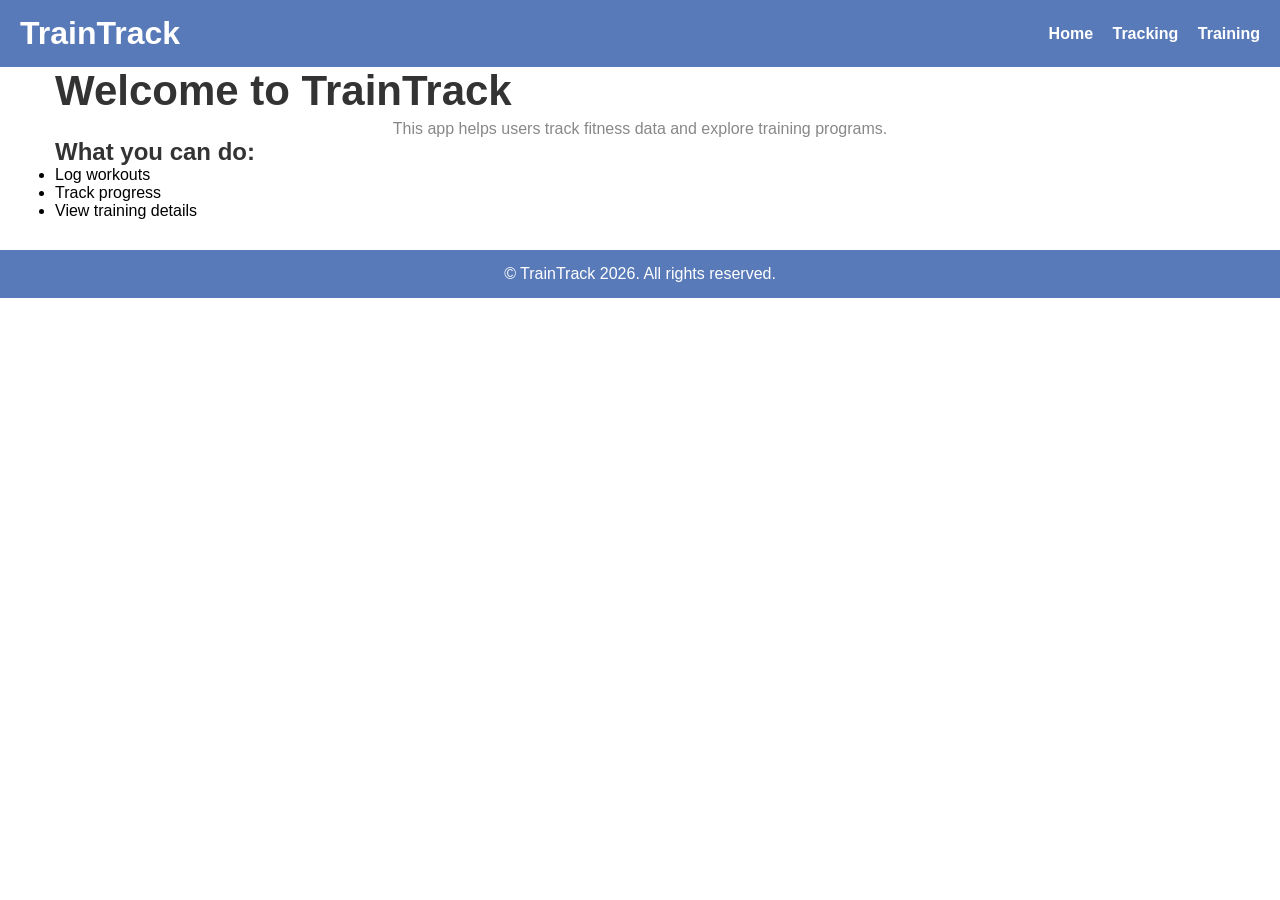
<file: index.html>
<!--Kate Highley-->
<!DOCTYPE html>
<html>
<head>
    <title>TrainTrack</title>
    <link rel="stylesheet" href="css/styles.css">
</head>
<body>
    <header>
        <nav>
            <h1>TrainTrack</h1>
            <div>
            <a href="index.html">Home</a>
            <a href="page-2.html">Tracking</a>
            <a href="page-3.html">Training</a>
            </div>
        </nav>
    </header>

<main class="container">
        <section>
        <h2>Welcome to TrainTrack</h2>
        <p>This app helps users track fitness data and explore training programs.</p>
    </section>
    <section class="features">
            <h3>What you can do:</h3>
            <ul>
                <li>Log workouts</li>
                <li>Track progress</li>
                <li>View training details</li>
            </ul>
        </section>

</main> 
<footer>
    <p>&copy; TrainTrack 2026. All rights reserved.</p>
</footer>       
</body>
</html>
</file>
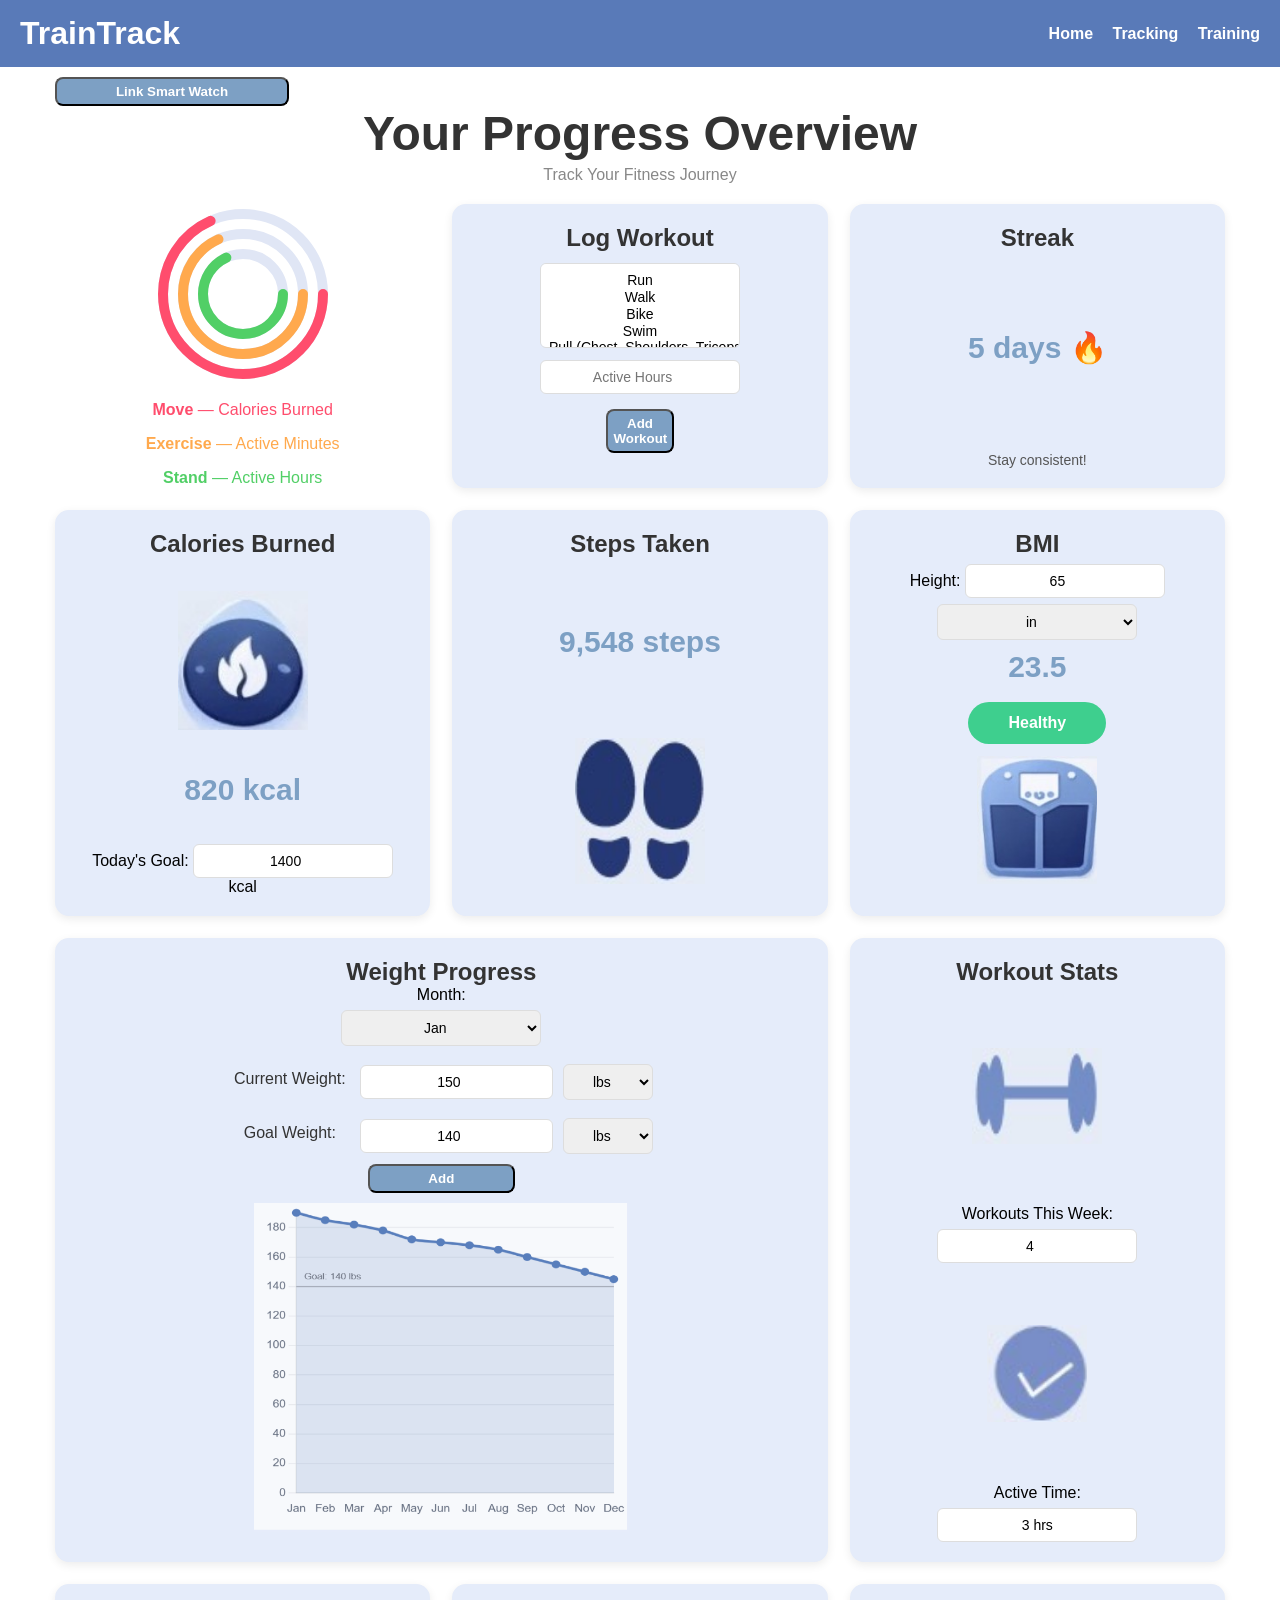
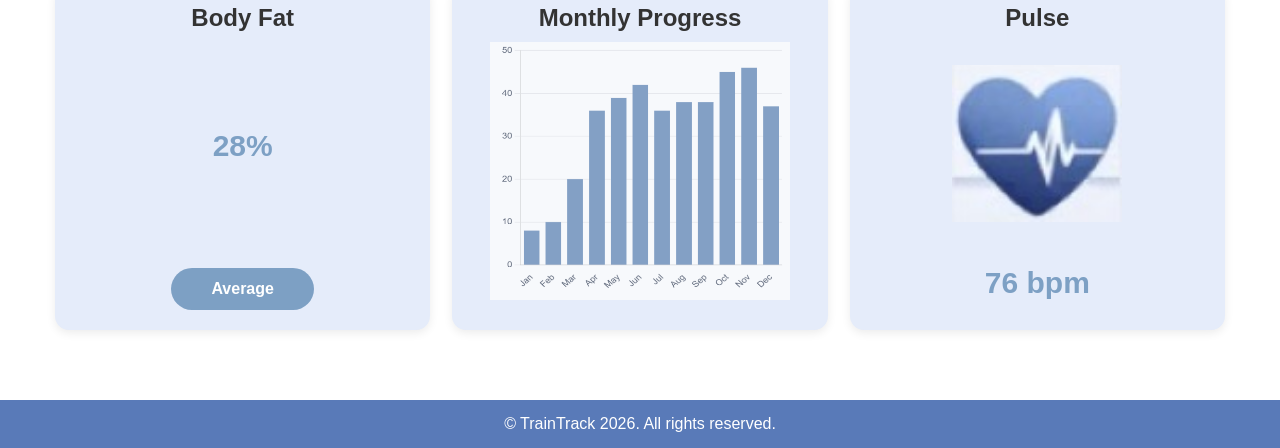
<file: page-2.html>
<!DOCTYPE html>
<html lang="en">
<head>
  <meta charset="UTF-8">
  <meta name="viewport" content="width=device-width, initial-scale=1.0">
  <title>TrainTrak - Fitness Dashboard</title>
  <link rel="stylesheet" href="css/styles.css">
</head>
<body>
      <header>
        <nav>
            <h1>TrainTrack</h1>
            <div>
            <a href="index.html">Home</a>
            <a href="page-2.html">Tracking</a>
            <a href="page-3.html">Training</a>
            </div>
        </nav>
    </header>
<main>
  <button id="Button">Link Smart Watch</button>
  <section>
    <h1>Your Progress Overview</h1>
    <p>Track Your Fitness Journey</p>
  </section>

  <section class="dashboard">

  <!-- RINGS -->
  <article class="ring">
    <figure class="ring-box">
      <svg width="180" height="180">
        <circle class="bg" cx="90" cy="90" r="80"></circle>
        <circle class="bg" cx="90" cy="90" r="60"></circle>
        <circle class="bg" cx="90" cy="90" r="40"></circle>
        <circle class="move" cx="90" cy="90" r="80"></circle>
        <circle class="exercise" cx="90" cy="90" r="60"></circle>
        <circle class="stand" cx="90" cy="90" r="40"></circle>
      </svg>
    </figure>

    <section class="ring-legend">

      <section class="legend-item">
        <p style="color: #ff4d6d;"><strong>Move</strong> — Calories Burned</p> 
      </section>

      <section class="legend-item">
        <p style="color: #ffa94d;"><strong>Exercise</strong> — Active Minutes</p>
      </section>

      <section class="legend-item">
        <p style="color: #51cf66;"><strong>Stand</strong> — Active Hours</p>
      </section>

    </section>
  </article>

  <!-- LOG WORKOUT -->
  <article class="card">
    <h3>Log Workout</h3>

    <select id="workoutType" multiple>
      <option value="run">Run</option>
      <option value="walk">Walk</option>
      <option value="bike">Bike</option>
      <option value="swim">Swim</option>
      <option value="pull">Pull (Chest, Shoulders, Triceps)</option>
      <option value="push">Push (Back, Biceps)</option>
      <option value="legs">Legs</option>
      <option value="glutes">Glutes</option>
      <option value="core">Core</option>
      <option value="full">Full-Body</option>
      <option value="yoga">Yoga</option>
    </select>

    <input id="caloriesInput" type="number" placeholder="Active Hours">
    <button id="Add">Add Workout</button>

    <section class="log" id="Log"></section>
  </article>

  <!-- STREAK -->
  <article class="card">
    <h3>Streak</h3>
    <p class="value" id="streakCount">5 days 🔥</p>
    <p class="log">Stay consistent!</p>
  </article>

  <!-- Calories -->
  <article class="card">
    <h3>Calories Burned</h3>
    <img src="images/flame.png" alt="flame image" class="flame-img">

    <p class="value">820 kcal</p>

    <section>
      Today's Goal:
      <input type="number" value="1400"> kcal
    </section>
  </article>

  <!-- Steps -->
  <article class="card">
    <h3>Steps Taken</h3>
    <p class="value">9,548 steps</p>
    <img src="images/steps.png" alt="steps image" class="steps-img">
  </article>

  <!-- BMI -->
  <article class="card">
    <h3>BMI</h3>

    <section>
      Height:
      <input type="number" id="height" value="65">
      <select id="heightUnit">
        <option value="in">in</option>
        <option value="cm">cm</option>
      </select>
    </section>

    <p class="value" id="BMI">23.5</p>
    <span class="badge green" id="BM1">Healthy</span>

    <img src="images/scale.png" alt="scale image" class="scale-img">
  </article>

  <!-- Weight Progress -->
  <article class="card large">
    <h3>Weight Progress</h3>

    <label>Month:</label>
    <select id="month">
      <option>Jan</option>
      <option>Feb</option>
      <option>Mar</option>
      <option>Apr</option>
      <option>May</option>
      <option>Jun</option>
      <option>Jul</option>
      <option>Aug</option>
      <option>Sep</option>
      <option>Oct</option>
      <option>Nov</option>
      <option>Dec</option>
    </select>

    <section class="weight-field">
      <span>Current Weight:</span>
      <input type="number" id="currentWeight" value="150">
      <select id="unit1">
        <option>lbs</option>
        <option>kg</option>
      </select>
    </section>

    <section class="weight-field">
      <span>Goal Weight:</span>
      <input type="number" id="goalWeight" value="140">
      <select id="unit2">
        <option>lbs</option>
        <option>kg</option>
      </select>
    </section>

    <button id="Add">Add</button>

    <img src="images/chart1.png" alt="Weight Progress Chart" class="chart1-img">
  </article>

  <!-- Workout Stats -->
  <article class="card">
    <h3>Workout Stats</h3>
    <img src="images/dumbbell.png" alt="dumbbell image" class="dumbbell-img">

    <section>
      Workouts This Week:
      <input type="number" id="workouts" value="4">
    </section>

    <img src="images/check.png" alt="check image" class="check-img">

    <section>
      Active Time:
      <input type="text" id="hours" value="3 hrs">
    </section>
  </article>

  <!-- Body Fat -->
  <article class="card">
    <h3>Body Fat</h3>
    <p class="value">28%</p>
    <span class="badge blue">Average</span>
  </article>

  <!-- Monthly Progress -->
  <article class="card">
    <h3>Monthly Progress</h3>
    <img src="images/chart2.png" alt="Monthly Progress Chart" class="chart2-img">
  </article>

  <!-- Pulse -->
  <article class="card">
    <h3>Pulse</h3>
    <img src="images/heart.png" alt="heart image" class="heart-img">
    <p class="value">76 bpm</p>
  </article>

  </section>
</main>

  <footer>
    <p>&copy; TrainTrack 2026. All rights reserved.</p>
</footer>
 
</body>
</html>
</file>
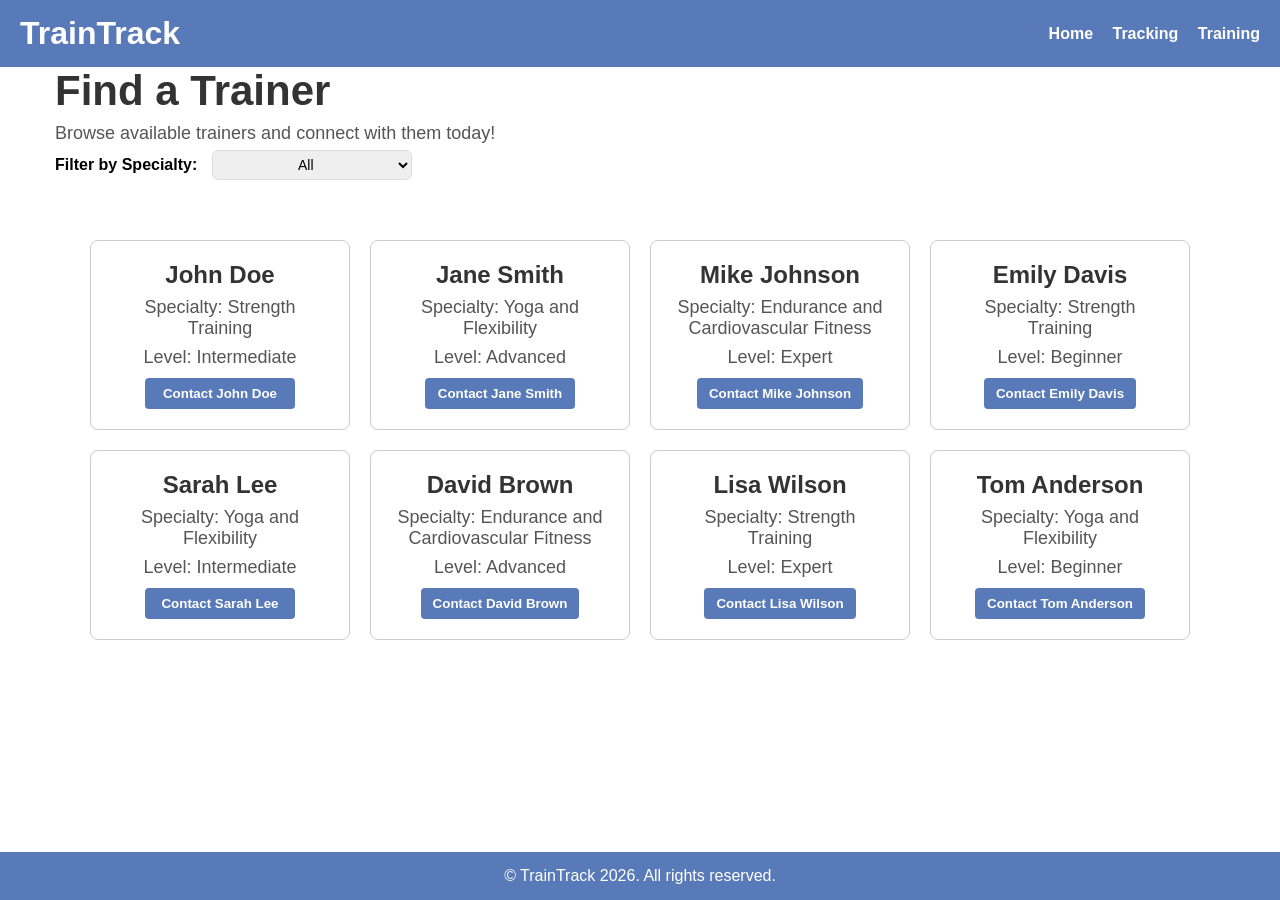
<file: page-3.html>
<!-- Azuka -->

<!-- Azuka -->

<!DOCTYPE html>
<html lang="en">
<head>
    <meta charset="UTF-8">
    <title>TrainTrack - Training Page</title>
    <link rel="stylesheet" href="css/styles.css">
</head>

<body class="training-page">
    <header>
        <nav>
            <h1>TrainTrack</h1>

            <div>
                <a href="index.html">Home</a>
                <a href="page-2.html">Tracking</a>
                <a href="page-3.html">Training</a>
            </div>
        </nav>
    </header>

    <main>
        <section>
            <h2>Find a Trainer</h2>
            <p>Browse available trainers and connect with them today!</p>

            <label for="filter">Filter by Specialty:</label>
            <select id="filter">
                <option value="all">All</option>
                <option value="strength">Strength Training</option>
                <option value="yoga">Yoga and Flexibility</option>
                <option value="endurance">Endurance and Cardiovascular Fitness</option>
            </select>

            <div class="trainers">
                <article>
                    <h3>John Doe</h3>
                    <p>Specialty: Strength Training</p>
                    <p>Level: Intermediate</p>
                    <button>Contact John Doe</button>
                </article>

                <article>
                    <h3>Jane Smith</h3>
                    <p>Specialty: Yoga and Flexibility</p>
                    <p>Level: Advanced</p>
                    <button>Contact Jane Smith</button>
                </article>

                <article>
                    <h3>Mike Johnson</h3>
                    <p>Specialty: Endurance and Cardiovascular Fitness</p>
                    <p>Level: Expert</p>
                    <button>Contact Mike Johnson</button>
                </article>

                <article>
                    <h3>Emily Davis</h3>
                    <p>Specialty: Strength Training</p>
                    <p>Level: Beginner</p>
                    <button>Contact Emily Davis</button>
                </article>

                <article>
                    <h3>Sarah Lee</h3>
                    <p>Specialty: Yoga and Flexibility</p>
                    <p>Level: Intermediate</p>
                    <button>Contact Sarah Lee</button>
                </article>

                <article>
                    <h3>David Brown</h3>
                    <p>Specialty: Endurance and Cardiovascular Fitness</p>
                    <p>Level: Advanced</p>
                    <button>Contact David Brown</button>
                </article>

                <article>
                    <h3>Lisa Wilson</h3>
                    <p>Specialty: Strength Training</p>
                    <p>Level: Expert</p>
                    <button>Contact Lisa Wilson</button>
                </article>

                <article>
                    <h3>Tom Anderson</h3>
                    <p>Specialty: Yoga and Flexibility</p>
                    <p>Level: Beginner</p>
                    <button>Contact Tom Anderson</button>
                </article>
            </div>
        </section>
    </main>

    <footer class="training-footer">
        <p>&copy; TrainTrack 2026. All rights reserved.</p>
    </footer>
</body>
</html>
</file>
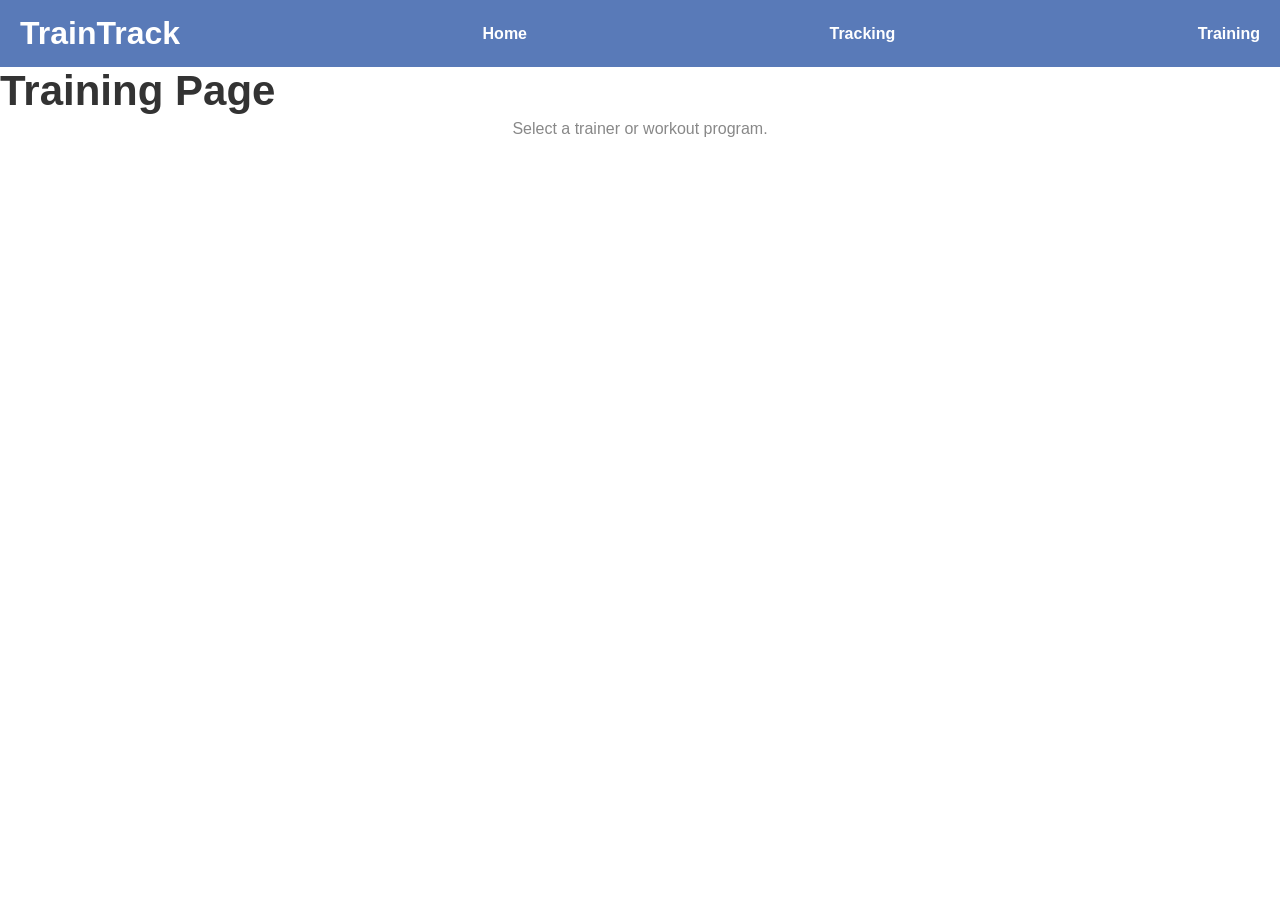
<file: training.html>
<!-- Azuka -->

<!DOCTYPE html>
<html>
<head>
    <title>Training Page</title>
    <link rel="stylesheet" href="css/styles.css">
</head>
<body>

    <nav>
        <h1>TrainTrack</h1>
        <a href="index.html">Home</a>
        <a href="tracking.html">Tracking</a>
        <a href="training.html">Training</a>
    </nav>

    <h2>Training Page</h2>

    <p>Select a trainer or workout program.</p>

</body>
</html>
</file>
<file: css/styles.css>
* {
  box-sizing: border-box;
  margin: 0;
  padding: 0;
}

body {
  font-family: -apple-system, BlinkMacSystemFont, 'Segoe UI', Arial, sans-serif;
  background: #ffffff;
  display: flex;
  flex-direction: column;
}

main {
  max-width: 1200px;
  margin: auto;
  width: 100%;
  padding: 0 15px;
}

h1 {
  font-size: 48px;
  color: #333;
  text-align: center;
}

.menu {
  font-size: 24px;
  cursor: pointer;
  display: none;
}

.watch-btn {
  background: white;
  color: #7da0c4;
  border: none;
  padding: 10px 20px;
  border-radius: 8px;
  cursor: pointer;
  font-weight: 600;
  transition: all 0.3s ease;
}

.watch-btn:hover {
  background: #e8eef7;
  transform: translateY(-2px);
  box-shadow: 0 4px 8px rgba(0, 0, 0, 0.15);
}

h2 {
  font-size: 42px;
  color: #333;
}

h3 {
  font-size: 24px;
  color: #333;
}

h4 {
  font-size: 24px;
  color: #333;
}

p {
  color: #888;
  font-size: 16px;
  margin-top: 5px;
  text-align: center;
}

.dashboard {
  display: grid;
  grid-template-columns: repeat(auto-fit, minmax(280px, 1fr));
  gap: 22px;
  padding: 20px 0 40px;
}

.card {
  background: #e5ecfa;
  padding: 20px;
  border-radius: 14px;
  display: flex;
  flex-direction: column;
  align-items: center;
  justify-content: space-between;
  min-height: 260px;
  text-align: center;
  box-shadow: 0 3px 10px rgba(0,0,0,0.08);
  transition: 0.3s;
}

.large {
  grid-column: span 2;
  min-height: 300px;
}

.value {
  font-size: 30px;
  font-weight: 700;
  color: #7da0c4;
  margin: 10px 0;
}

.badge {
  display: block;
  margin: 8px auto 0;
  padding: 12px 40px;
  border-radius: 999px;
  color: white;
  font-size: 16px;
  font-weight: 700;
  width: fit-content;
}

.green {
  background: #3ecf8e;
}

.blue {
  background: #7da0c4;
}

input, select {
  margin-top: 6px;
  padding: 8px;
  border-radius: 6px;
  border: 1px solid #ddd;
  font-size: 14px;
  width: 80%;
  max-width: 200px;
  text-align: center;
}

input:focus, select:focus {
  outline: none;
  border-color: #7da0c4;
  box-shadow: 0 0 0 3px rgba(125,160,196,0.1);
}

.weight-field {
  display: flex;
  align-items: center;
  justify-content: center;
  gap: 10px;
  flex-wrap: wrap;
  margin-top: 12px;
}

.weight-field span {
  min-width: 120px;
  text-align: center;
  color: #333;
}

.weight-field input,
.weight-field select {
  width: auto;
  min-width: 90px;
}

button {
  margin-top: 10px;
  padding: 5px;
  border-radius: 8px;
  background: #7da0c4;
  color: white;
  font-weight: 600;
  cursor: pointer;
  width: 20%;
}

.log {
  margin-top: 10px;
  font-size: 14px;
  color: #555;
}

canvas {
  width: 100% !important;
  margin-top: 10px;
}

.ring-card {
  min-height: auto;
  padding: 24px;
  text-align: center;
}

.ring-box {
  width: 180px;
  height: 180px;
  margin: 0 auto;
}

circle {
  fill: none;
  stroke-width: 10;
  stroke-linecap: round;
}

.ring-legend {
  display: flex;
  justify-content: center;
  gap: 14px;
  margin-top: 16px;
  margin-bottom: 0;
  flex-wrap: wrap;
  max-width: 320px;
  margin-left: auto;
  margin-right: auto;
}

.legend-item {
  display: flex;
  align-items: center;
  gap: 6px;
  font-size: 13px;
  color: #555;
  min-width: 120px;
}

.legend-item p {
  margin: 0;
  line-height: 1.25;
  text-align: left;
}

.bg {
  stroke: #e0e6f5;
}

.move {
  stroke: #ff4d6d;
  stroke-dasharray: 503;
  stroke-dashoffset: 160;
}

.exercise {
  stroke: #ffa94d;
  stroke-dasharray: 377;
  stroke-dashoffset: 120;
}

.stand {
  stroke: #51cf66;
  stroke-dasharray: 251;
  stroke-dashoffset: 80;
}

.check-img{
  width: 100px;
  margin: 12px auto;
  display: block;
}

.dumbbell-img {
  width: 130px;
  margin: 12px auto;
  display: block;
}

.flame-img {
  width: 130px;
  margin: 12px auto;
  display: block;
}

.steps-img {
  width: 130px;
  margin: 12px auto;
  display: block;
}

.scale-img {
  width: 120px;
  margin: 12px auto;
  display: block;
}

.heart-img {
  width: 170px;
  margin: 12px auto;
  display: block;
}

.chart1-img {
  max-width: 375px;
  width: 100%;
  height: auto;
  margin: 10px auto;
  display: block;
}

.chart2-img {
  max-width: 300px;
  width: 100%;
  height: auto;
  margin: 10px auto;
  display: block;
}

.training-page .trainers {
  display: flex;
  gap: 20px;
  flex-wrap: wrap;
  justify-content: center;
  margin-top: 35px;
}

.training-page .trainers article:hover {
    transform: translateY(-5px);
    box-shadow: 0 4px 8px rgba(0, 0, 0, 0.2);
}

.training-page .trainers button {
  margin-top: 10px;
  padding: 8px 12px;
  background-color: rgb(89, 122, 184);
  color: white;
  border: none;
  border-radius: 4px;
  cursor: pointer;
  width: auto;
  min-width: 150px;
}

.training-page .trainers button:hover {
    opacity: 0.9;
}


.training-page label {
    font-weight: bold;
}

.training-page select {
    margin-left: 10px;
    margin-bottom: 25px;
    padding: 5px;
}

nav {
  display: flex;
  justify-content: space-between;
  align-items: center;
  padding: 15px 20px;
  background-color: rgb(89, 122, 184);
}

nav h1 {
  margin: 0;
  color: white;
  font-size: 32px;
  text-align: left;
}

nav a {
  margin-left: 15px;
  color: white;
  text-decoration: none;
  font-weight: 600;
}

nav a:hover {
  text-decoration: underline;
}

footer {
  text-align: center;
  padding: 15px;
  background-color: rgb(89, 122, 184);
  color: white;
  margin-top: 30px;
}

footer p {
  color: white;
  margin: 0;
}

.training-page .trainers article {
  border: 1px solid #ccc;
  padding: 20px;
  width: 260px;
  text-align: center;
  background-color: white;
  border-radius: 8px;
  transition: all 0.3s ease; 
}


.training-page {
  min-height: 100vh;
  display: flex;
  flex-direction: column;
}
.training-page main {
  flex: 1;
}

.training-page p {
    text-align: left;
}

.training-page section p {
  font-size: 18px;
  color: #555;        /* darker than current gray */
  margin-top: 8px;
}

.training-footer p{
text-align: center;
}

.trainers p {
  text-align: center;
}
</file>
